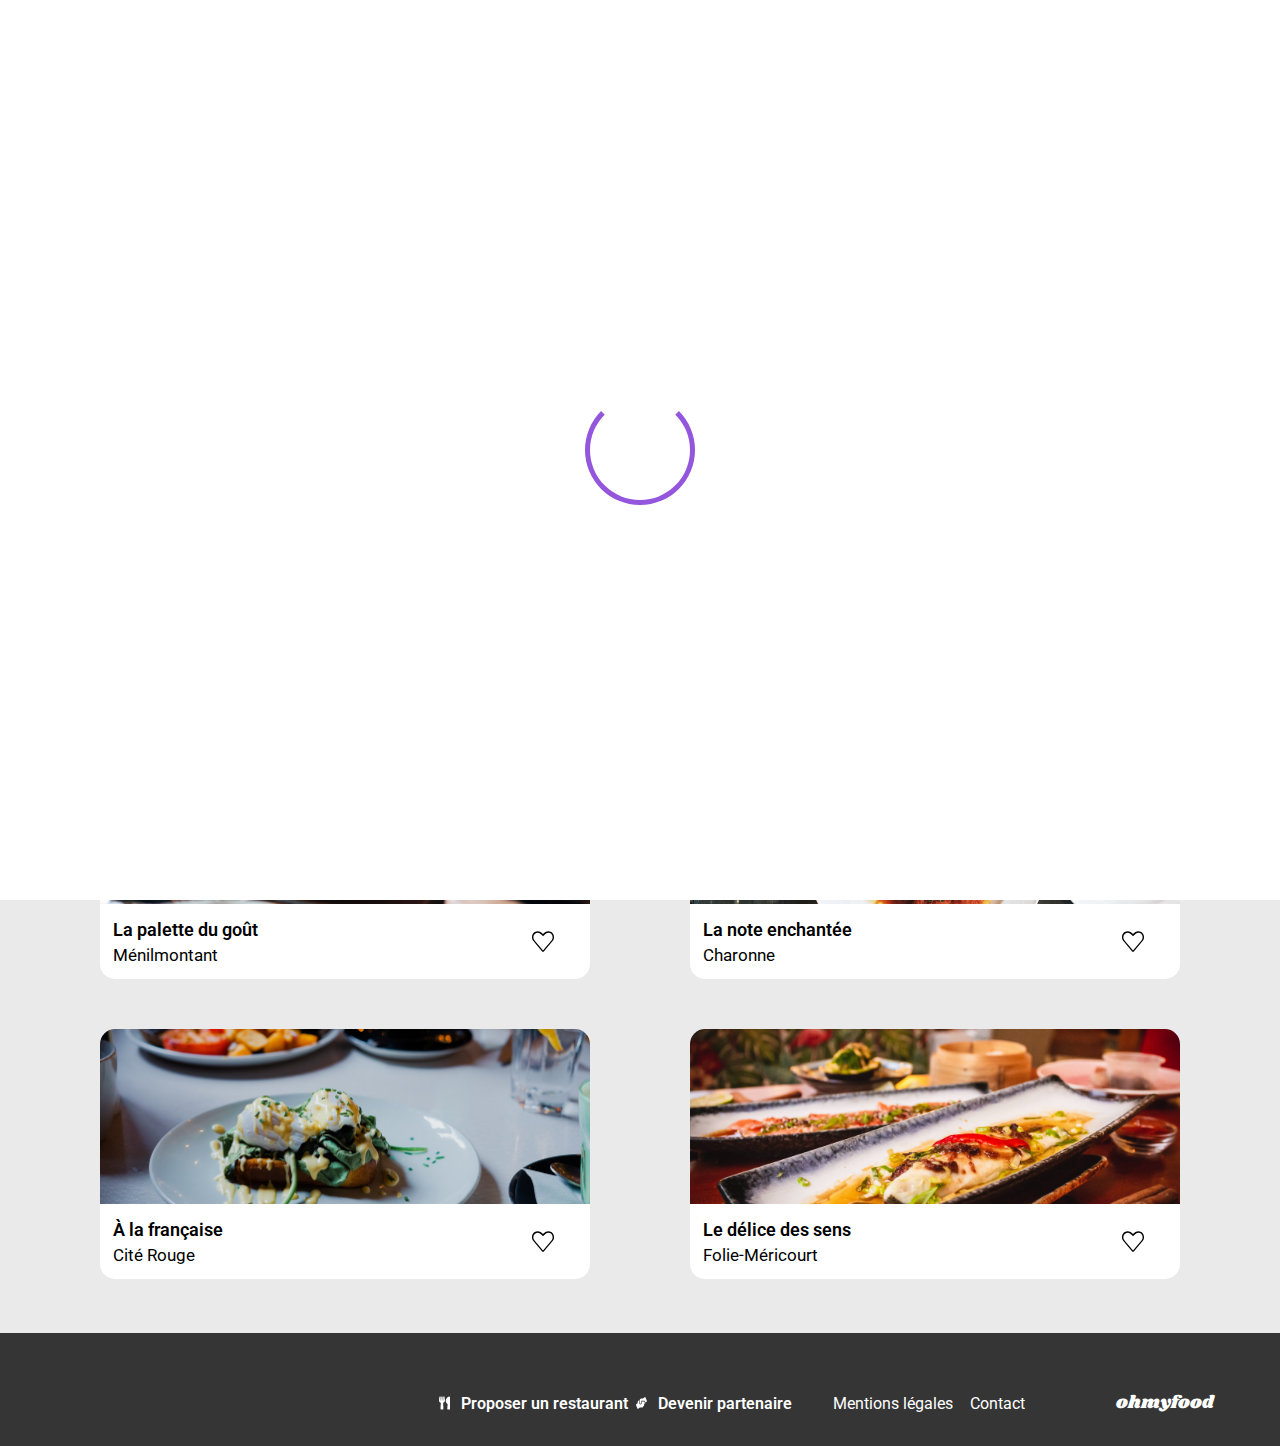
<file: index.html>
<!DOCTYPE html>
<html lang="en">

<head>
    <meta charset="UTF-8">
    <meta name="viewport" content="width=device-width, initial-scale=1.0">
    <title>Ohmyfood!</title>
    <link rel="preconnect" href="https://fonts.googleapis.com">
    <link rel="preconnect" href="https://fonts.gstatic.com" crossorigin>
    <link href="https://fonts.googleapis.com/css2?family=Roboto&display=swap" rel="stylesheet">
    <link href="https://fonts.googleapis.com/css2?family=Shrikhand&display=swap" rel="stylesheet">
    <link rel="stylesheet" href="./assets/css/index.css">
</head>

<body>
    <header class="header">
        <img src="./assets/images/logo/ohmyfood@2x.svg" alt="Logo">
    </header>
    <main>
        <section class="Location__div">
            <img src="./assets/images/Location__logo.svg" alt="Location__logo" class="Location__logo">
            <h2 class="Location__text">Paris, Belleville</h2>
        </section>
        <section class="introduction__div">
            <h1 class="introduction__title">Réservez le menu qui vous convient</h1>
            <span class="introduction__description">Découvrez des restaurants d'exception, sélectionnés par nos soins.
            </span>
            <button class="introduction__button">Explorer nos restaurants</button>
        </section>
        <section class="functioning__div">
            <h2 class="functioning__title">Fonctionnement</h2>
            <div class="functioning__section">
                <div class="functioning__bar">
                    <div class="functioning__content">
                        <div class="functioning__circle">
                            <span class="functioning__number">1</span>
                        </div>
                        <img src="./assets/images/mobile__logo.svg" alt="mobile__logo" class="functioning__logo">
                        <span class="functioning__description">Choisissez un restaurant</span>
                    </div>
                </div>
                <div class="functioning__bar">
                    <div class="functioning__content">
                        <div class="functioning__circle">
                            <span class="functioning__number">2</span>
                        </div>
                        <img src="./assets/images/list__logo.svg" alt="list__logo" class="functioning__logo">
                        <span class="functioning__description">Composez votre menu</span>
                    </div>
                </div>
                <div class="functioning__bar">
                    <div class="functioning__content">
                        <div class="functioning__circle">
                            <span class="functioning__number">3</span>
                        </div>
                        <img src="./assets/images/store__logo.svg" alt="store__logo" class="functioning__logo">
                        <span class="functioning__description">Dégustez au restaurant</span>
                    </div>
                </div>
            </div>
        </section>
        <section class="restaurants__div">
            <h2 class="restaurants__title">Restaurants</h2>
            <div class="restaurants__section">
                <a href="./assets/restaurants/La_palette_de_gout.html">
                    <div class="restaurants__card">
                        <img src="./assets/images/restaurants/jay-wennington-N_Y88TWmGwA-unsplash.jpg" alt=""
                            class="restaurants__img">
                        <div class="restaurants__div--new">
                            <span class="restaurants__title--new">Nouveau</span>
                        </div>
                        <div class="restaurants__card--bottom">
                            <div class="restaurants__card--info">
                                <span class="restaurants__card--title">La palette du goût</span>
                                <span class="restaurants__card--location">Ménilmontant</span>
                            </div>
                            <div class="Like__btn"></div>
                        </div>
                    </div>
                </a>
                <a href="./assets/restaurants/La_note_enchantee.html">
                    <div class="restaurants__card">
                        <img src="./assets/images/restaurants/stil-u2Lp8tXIcjw-unsplash.jpg" alt=""
                            class="restaurants__img">
                        <div class="restaurants__div--new">
                            <span class="restaurants__title--new">Nouveau</span>
                        </div>
                        <div class="restaurants__card--bottom">
                            <div class="restaurants__card--info">
                                <span class="restaurants__card--title">La note enchantée</span>
                                <span class="restaurants__card--location">Charonne</span>
                            </div>
                            <div class="Like__btn"></div>
                        </div>
                    </div>
                </a>
                <a href="./assets/restaurants/A_la_francaise.html">
                    <div class="restaurants__card">
                        <img src="./assets/images/restaurants/toa-heftiba-DQKerTsQwi0-unsplash.jpg" alt=""
                            class="restaurants__img">
                        <div class="restaurants__card--bottom">
                            <div class="restaurants__card--info">
                                <span class="restaurants__card--title">À la française</span>
                                <span class="restaurants__card--location">Cité Rouge</span>
                            </div>
                            <div class="Like__btn"></div>
                        </div>
                    </div>
                </a>
                <a href="./assets/restaurants/Le_delice_des_sens.html">
                    <div class="restaurants__card">
                        <img src="./assets/images/restaurants/louis-hansel-shotsoflouis-qNBGVyOCY8Q-unsplash.jpg" alt=""
                            class="restaurants__img">
                        <div class="restaurants__card--bottom">
                            <div class="restaurants__card--info">
                                <span class="restaurants__card--title">Le délice des sens</span>
                                <span class="restaurants__card--location">Folie-Méricourt</span>
                            </div>
                            <div class="Like__btn"></div>
                        </div>
                    </div>
                </a>
            </div>
        </section>
        <div class="loader">
            <div class="circle"></div>
        </div>
    </main>
    <footer class="footer">
        <h2 class="footer__logo">ohmyfood</h2>
        <div class="footer__info">
            <div class="footer__div">
                <img src="./assets/images/Fork.svg" alt="" class="footer__div--logo">
                <span class="footer__text">Proposer un restaurant</span>
            </div>
            <div class="footer__div">
                <img src="./assets/images/Shaking__hand.svg" alt="" class="footer__div--logo">
                <span class="footer__text">Devenir partenaire</span>
            </div>
            <span class="footer__text">Mentions légales</span>
            <span class="footer__text">Contact</span>
        </div>
    </footer>
</body>

</html>
</file>
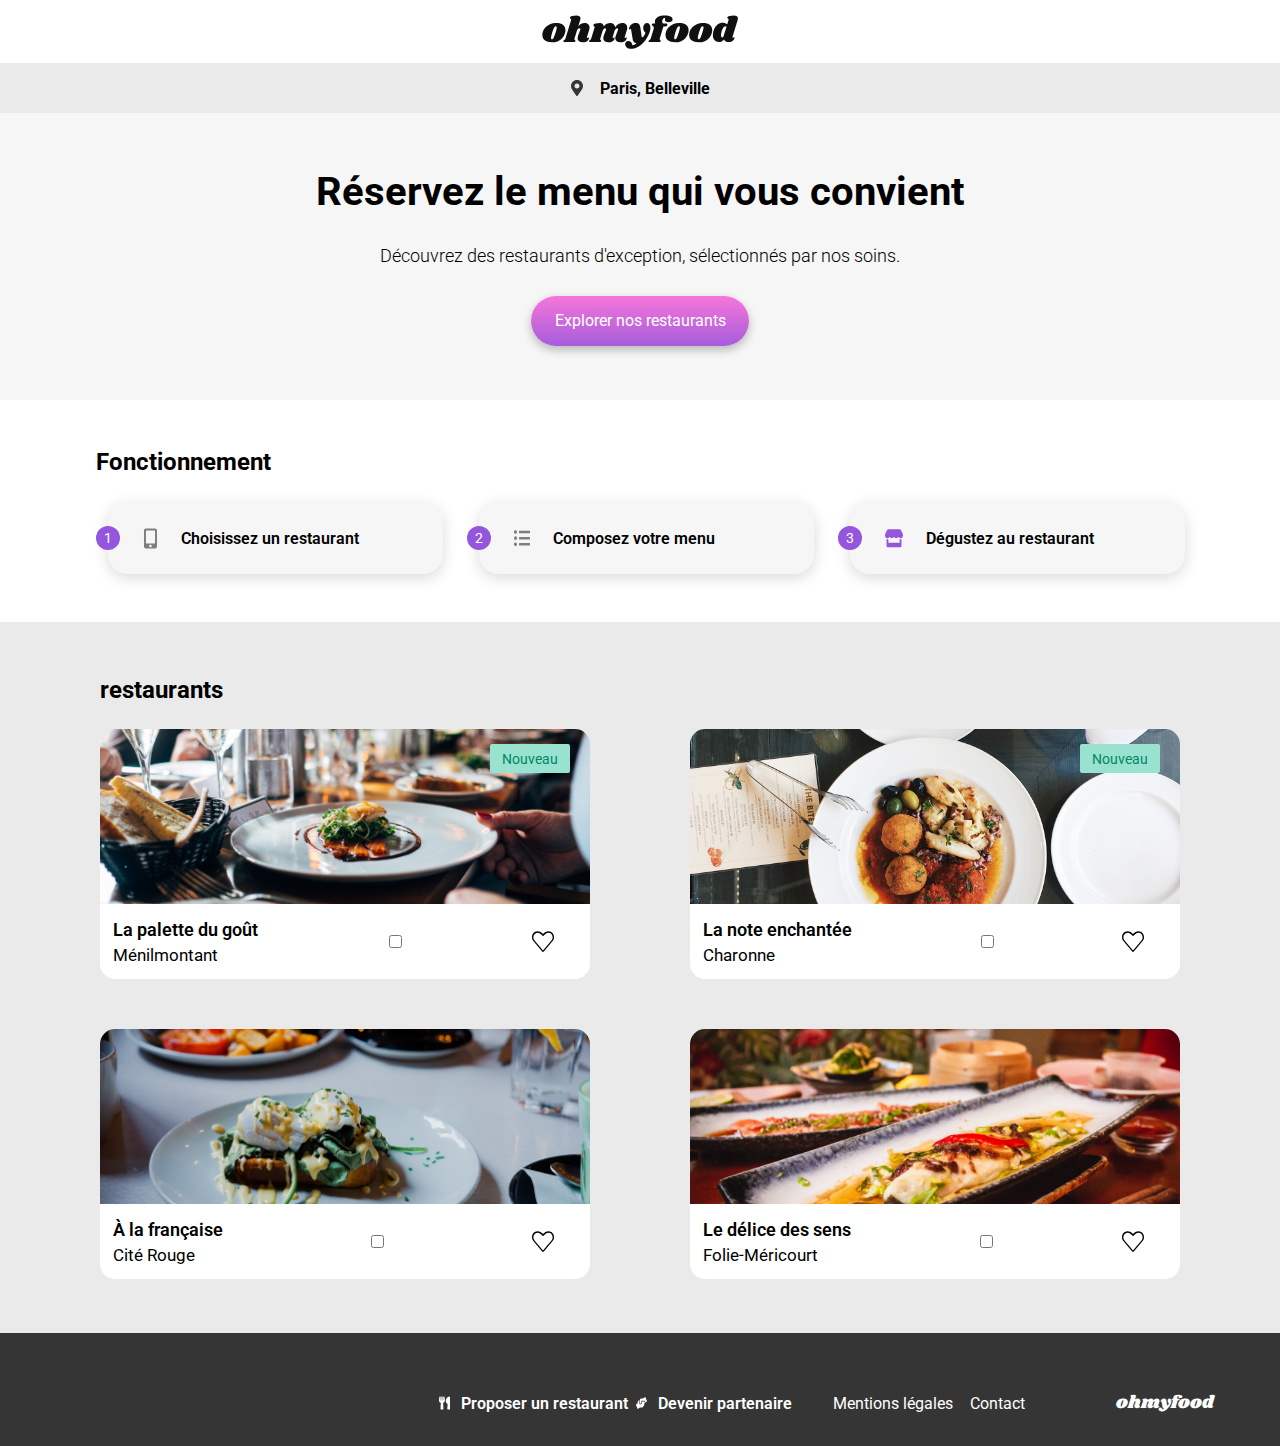
<file: assets/index.html>
<!DOCTYPE html>
<html lang="en">

<head>
    <meta charset="UTF-8">
    <meta name="viewport" content="width=device-width, initial-scale=1.0">
    <title>Ohmyfood!</title>
    <link rel="preconnect" href="https://fonts.googleapis.com">
    <link rel="preconnect" href="https://fonts.gstatic.com" crossorigin>
    <link href="https://fonts.googleapis.com/css2?family=Roboto&display=swap" rel="stylesheet">
    <link href="https://fonts.googleapis.com/css2?family=Shrikhand&display=swap" rel="stylesheet">
    <link rel="stylesheet" href="./css/index.css">
</head>

<body>
    <header class="header">
        <img src="./images/logo/ohmyfood@2x.svg" alt="Logo">
    </header>
    <main>
        <section class="Location__div">
            <img src="./images/Location__logo.svg" alt="Location__logo" class="Location__logo">
            <h2 class="Location__text">Paris, Belleville</h2>
        </section>
        <section class="introduction__div">
            <h1 class="introduction__title">Réservez le menu qui vous convient</h1>
            <span class="introduction__description">Découvrez des restaurants d'exception, sélectionnés par nos soins.
            </span>
            <button class="introduction__button">Explorer nos restaurants</button>
        </section>
        <section class="functioning__div">
            <h2 class="functioning__title">Fonctionnement</h2>
            <div class="functioning__section">
                <div class="functioning__bar">
                    <div class="functioning__content">
                        <div class="functioning__circle">
                            <span class="functioning__number">1</span>
                        </div>
                        <img src="./images/mobile__logo.svg" alt="mobile__logo" class="functioning__logo">
                        <span class="functioning__description">Choisissez un restaurant</span>
                    </div>
                </div>
                <div class="functioning__bar">
                    <div class="functioning__content">
                        <div class="functioning__circle">
                            <span class="functioning__number">2</span>
                        </div>
                        <img src="./images/list__logo.svg" alt="list__logo" class="functioning__logo">
                        <span class="functioning__description">Composez votre menu</span>
                    </div>
                </div>
                <div class="functioning__bar">
                    <div class="functioning__content">
                        <div class="functioning__circle">
                            <span class="functioning__number">3</span>
                        </div>
                        <img src="./images/store__logo.svg" alt="store__logo" class="functioning__logo">
                        <span class="functioning__description">Dégustez au restaurant</span>
                    </div>
                </div>
            </div>
        </section>
        <section class="restaurants__div">
            <h2 class="restaurants__title">restaurants</h2>
            <div class="restaurants__section">
                <a href="./restaurants/La_palette_de_gout.html">
                    <div class="restaurants__card">
                        <img src="./images/restaurants/jay-wennington-N_Y88TWmGwA-unsplash.jpg" alt=""
                            class="restaurants__img">
                        <div class="restaurants__div--new">
                            <span class="restaurants__title--new">Nouveau</span>
                        </div>
                        <div class="restaurants__card--bottom">
                            <div class="restaurants__card--info">
                                <span class="restaurants__card--title">La palette du goût</span>
                                <span class="restaurants__card--location">Ménilmontant</span>
                            </div>
                            <input type="checkbox" id="Like__control">
                            <label for="Like__control" class="Like__btn"></label>
                        </div>
                    </div>
                </a>
                <a href="./restaurants/La_note_enchantee.html">
                    <div class="restaurants__card">
                        <img src="./images/restaurants/stil-u2Lp8tXIcjw-unsplash.jpg" alt="" class="restaurants__img">
                        <div class="restaurants__div--new">
                            <span class="restaurants__title--new">Nouveau</span>
                        </div>
                        <div class="restaurants__card--bottom">
                            <div class="restaurants__card--info">
                                <span class="restaurants__card--title">La note enchantée</span>
                                <span class="restaurants__card--location">Charonne</span>
                            </div>
                            <input type="checkbox" id="Like__control1">
                            <label for="Like__control1" class="Like__btn"></label>
                        </div>
                    </div>
                </a>
                <a href="./restaurants/A_la_francaise.html">
                    <div class="restaurants__card">
                        <img src="./images/restaurants/toa-heftiba-DQKerTsQwi0-unsplash.jpg" alt=""
                            class="restaurants__img">
                        <div class="restaurants__card--bottom">
                            <div class="restaurants__card--info">
                                <span class="restaurants__card--title">À la française</span>
                                <span class="restaurants__card--location">Cité Rouge</span>
                            </div>
                            <input type="checkbox" id="Like__control2">
                            <label for="Like__control2" class="Like__btn"></label>
                        </div>
                    </div>
                </a>
                <a href="./restaurants/Le_delice_des_sens.html">
                    <div class="restaurants__card">
                        <img src="./images/restaurants/louis-hansel-shotsoflouis-qNBGVyOCY8Q-unsplash.jpg" alt=""
                            class="restaurants__img">
                        <div class="restaurants__card--bottom">
                            <div class="restaurants__card--info">
                                <span class="restaurants__card--title">Le délice des sens</span>
                                <span class="restaurants__card--location">Folie-Méricourt</span>
                            </div>
                            <input type="checkbox" id="Like__control3">
                            <label for="Like__control3" class="Like__btn"></label>
                        </div>
                    </div>
                </a>
            </div>
        </section>
    </main>
    <footer class="footer">
        <h2 class="footer__logo">ohmyfood</h2>
        <div class="footer__info">
            <div class="footer__div">
                <img src="./images/Fork.svg" alt="" class="footer__div--logo">
                <span class="footer__text">Proposer un restaurant</span>
            </div>
            <div class="footer__div">
                <img src="./images/Shaking__hand.svg" alt="" class="footer__div--logo">
                <span class="footer__text">Devenir partenaire</span>
            </div>
            <span class="footer__text">Mentions légales</span>
            <span class="footer__text">Contact</span>
        </div>
    </footer>
</body>

</html>
</file>
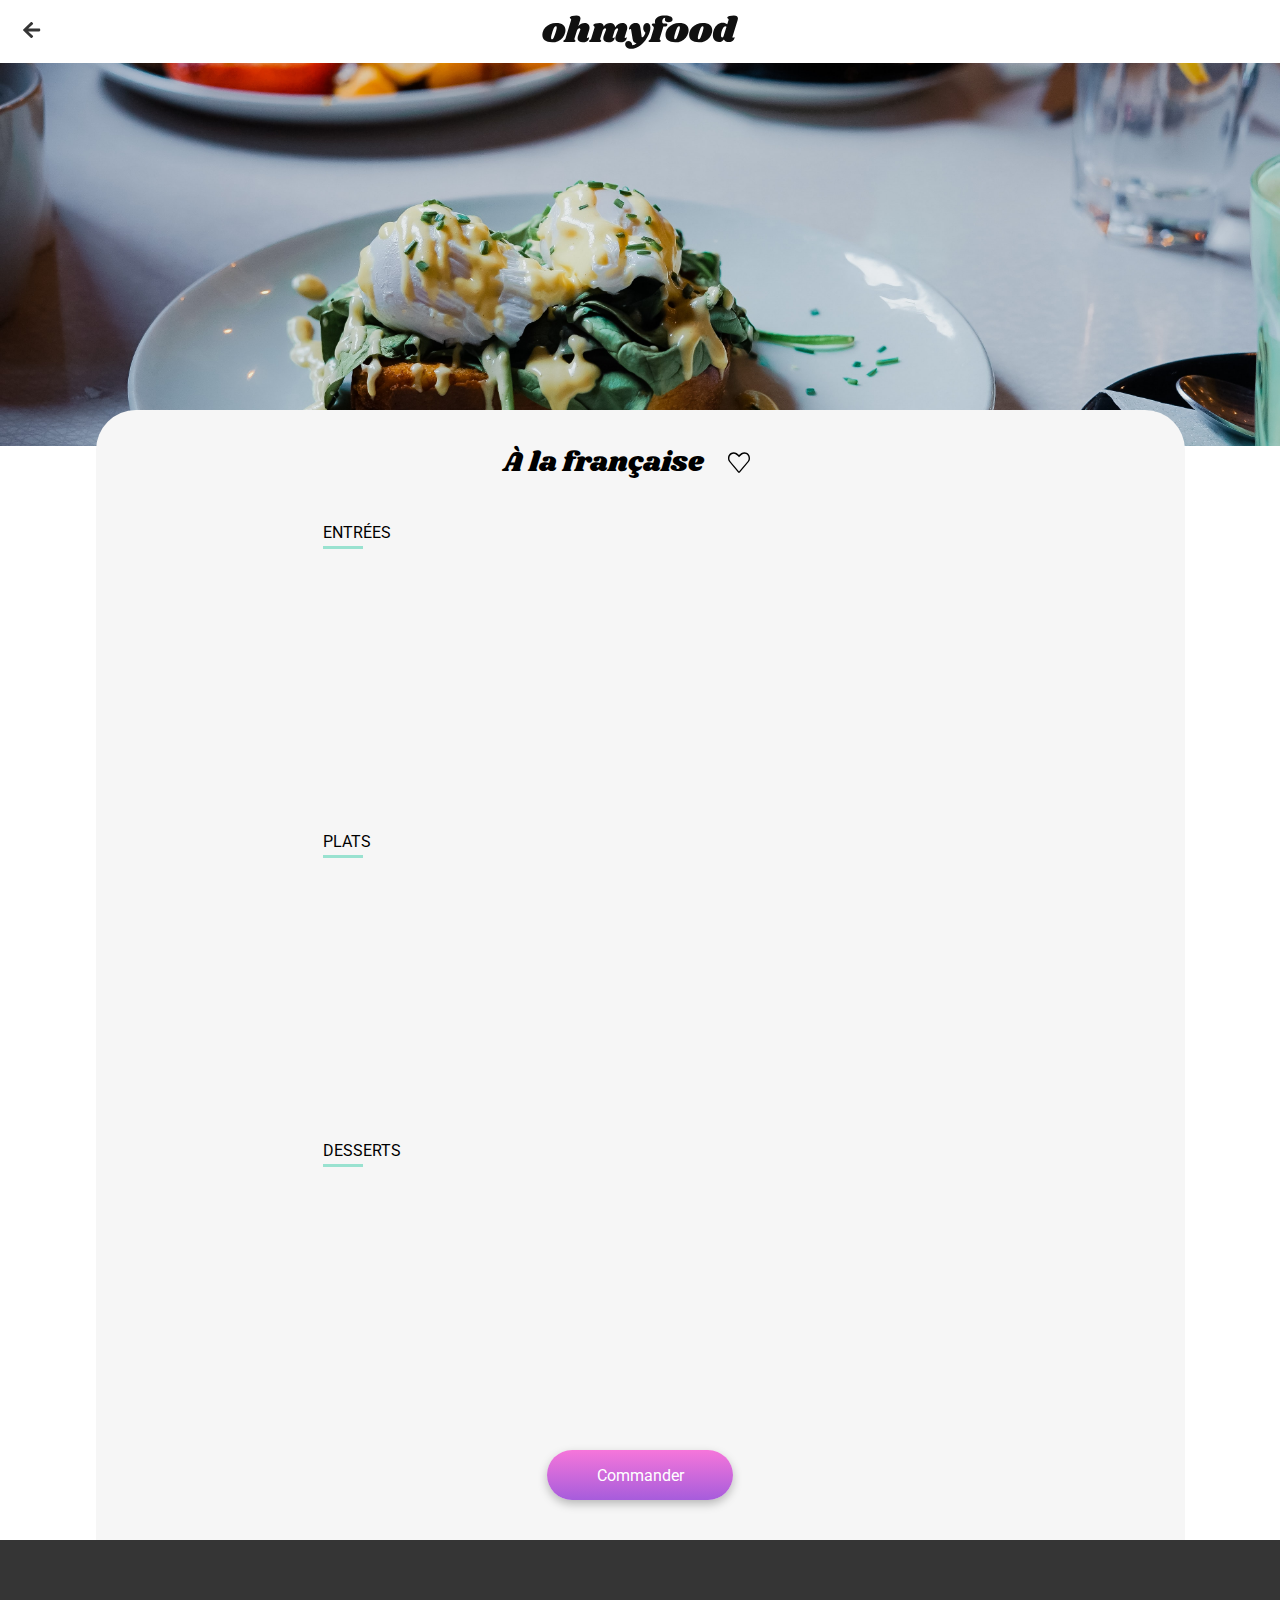
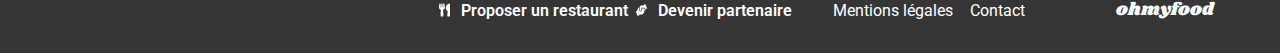
<file: assets/restaurants/A_la_francaise.html>
<!DOCTYPE html>
<html lang="en">

<head>
    <meta charset="UTF-8">
    <meta name="viewport" content="width=device-width, initial-scale=1.0">
    <title>Ohmyfood!</title>
    <link rel="preconnect" href="https://fonts.googleapis.com">
    <link rel="preconnect" href="https://fonts.gstatic.com" crossorigin>
    <link href="https://fonts.googleapis.com/css2?family=Roboto&display=swap" rel="stylesheet">
    <link href="https://fonts.googleapis.com/css2?family=Shrikhand&display=swap" rel="stylesheet">
    <link rel="stylesheet" href="../css/index.css">
</head>

<body>
    <header class="header">
        <a href="../../index.html" class="GoBack__href">
            <img src="../images/GoBack.svg" alt="GoBack" class="GoBack__logo">
        </a>
        <img src="../images/logo/ohmyfood@2x.svg" alt="Logo" class="Logo">
    </header>
    <main>
        <img src="../images/restaurants/toa-heftiba-DQKerTsQwi0-unsplash.jpg" alt="" class="Menu__img">
        <section class="Menu__div">
            <div class="Menu__topbar">
                <h1 class="Menu__title">À la française</h1>
                <div class="Like__btn"></div>
            </div>
            <div class="Meal__div">
                <h2 class="Meal__title">ENTRÉES</h2>
                <div class="Green__line"></div>
                    <div class="Meal__info">
                        <div class="Meal__description">
                            <span class="Meal__name">Tartare de poulpe acidulé</span>
                            <span class="Meal__ingredient">Aux zestes d'orange</span>
                        </div>
                        <span class="Meal__price">25€</span>
                        <div class="Check__div">
                            <img src="../images/Check.svg" alt="Check__logo" class="Check__logo">
                        </div>
                    </div>
                    <div class="Meal__info">
                        <div class="Meal__description">
                            <span class="Meal__name">Velouté de légumes d'antan</span>
                            <span class="Meal__ingredient">Carotte, panais, topinambour</span>
                        </div>
                        <span class="Meal__price">35€</span>
                        <div class="Check__div">
                            <img src="../images/Check.svg" alt="Check__logo" class="Check__logo">
                        </div>
                    </div>
                    <div class="Meal__info">
                        <div class="Meal__description">
                            <span class="Meal__name">Soupe à l'oignon</span>
                            <span class="Meal__ingredient">Revisitée</span>
                        </div>
                        <span class="Meal__price">20€</span>
                        <div class="Check__div">
                            <img src="../images/Check.svg" alt="Check__logo" class="Check__logo">
                        </div>
                    </div>
            </div>
            <div class="Meal__div">
                <h2 class="Meal__title">PLATS</h2>
                <div class="Green__line"></div>
                    <div class="Meal__info--2">
                        <div class="Meal__description">
                            <span class="Meal__name">Coquilles Saint-Jacques</span>
                            <span class="Meal__ingredient">Accompagnées d'une purée de panais</span>
                        </div>
                        <span class="Meal__price">40€</span>
                        <div class="Check__div">
                            <img src="../images/Check.svg" alt="Check__logo" class="Check__logo">
                        </div>
                    </div>
                    <div class="Meal__info--2">
                        <div class="Meal__description">
                            <span class="Meal__name">Magret de canard</span>
                            <span class="Meal__ingredient">Et parmentier de pommes de terre</span>
                        </div>
                        <span class="Meal__price">35€</span>
                        <div class="Check__div">
                            <img src="../images/Check.svg" alt="Check__logo" class="Check__logo">
                        </div>
                    </div>
                    <div class="Meal__info--2">
                        <div class="Meal__description">
                            <span class="Meal__name">Pigeonneau d'Ille-et-Vilaine</span>
                            <span class="Meal__ingredient">Sur son lit de gnocchis aux légumes</span>
                        </div>
                        <span class="Meal__price">44€</span>
                        <div class="Check__div">
                            <img src="../images/Check.svg" alt="Check__logo" class="Check__logo">
                        </div>
                    </div>
            </div>
            <div class="Meal__div">
                <h2 class="Meal__title">DESSERTS</h2>
                <div class="Green__line"></div>
                    <div class="Meal__info--3">
                        <div class="Meal__description">
                            <span class="Meal__name">Pétales de violettes glacés</span>
                            <span class="Meal__ingredient">Et purée de noisettes</span>
                        </div>
                        <span class="Meal__price">18€</span>
                        <div class="Check__div">
                            <img src="../images/Check.svg" alt="Check__logo" class="Check__logo">
                        </div>
                    </div>
                    <div class="Meal__info--3">
                        <div class="Meal__description">
                            <span class="Meal__name">Fondant au chocolat</span>
                            <span class="Meal__ingredient">Revisité</span>
                        </div>
                        <span class="Meal__price">22€</span>
                        <div class="Check__div">
                            <img src="../images/Check.svg" alt="Check__logo" class="Check__logo">
                        </div>
                    </div>
                    <div class="Meal__info--3">
                        <div class="Meal__description">
                            <span class="Meal__name">Millefeuille croustillant</span>
                            <span class="Meal__ingredient">Myrtilles et pâte d'amande</span>
                        </div>
                        <span class="Meal__price">23€</span>
                        <div class="Check__div">
                            <img src="../images/Check.svg" alt="Check__logo" class="Check__logo">
                        </div>
                    </div>
            </div>
            <button class="order__btn">Commander</button>
        </section>
    </main>
    <footer class="footer">
        <h2 class="footer__logo">ohmyfood</h2>
        <div class="footer__info">
            <div class="footer__div">
                <img src="../images/Fork.svg" alt="" class="footer__div--logo">
                <span class="footer__text">Proposer un restaurant</span>
            </div>
            <div class="footer__div">
                <img src="../images/Shaking__hand.svg" alt="" class="footer__div--logo">
                <span class="footer__text">Devenir partenaire</span>
            </div>
            <span class="footer__text">Mentions légales</span>
            <span class="footer__text">Contact</span>
        </div>
    </footer>
</body>

</html>
</file>
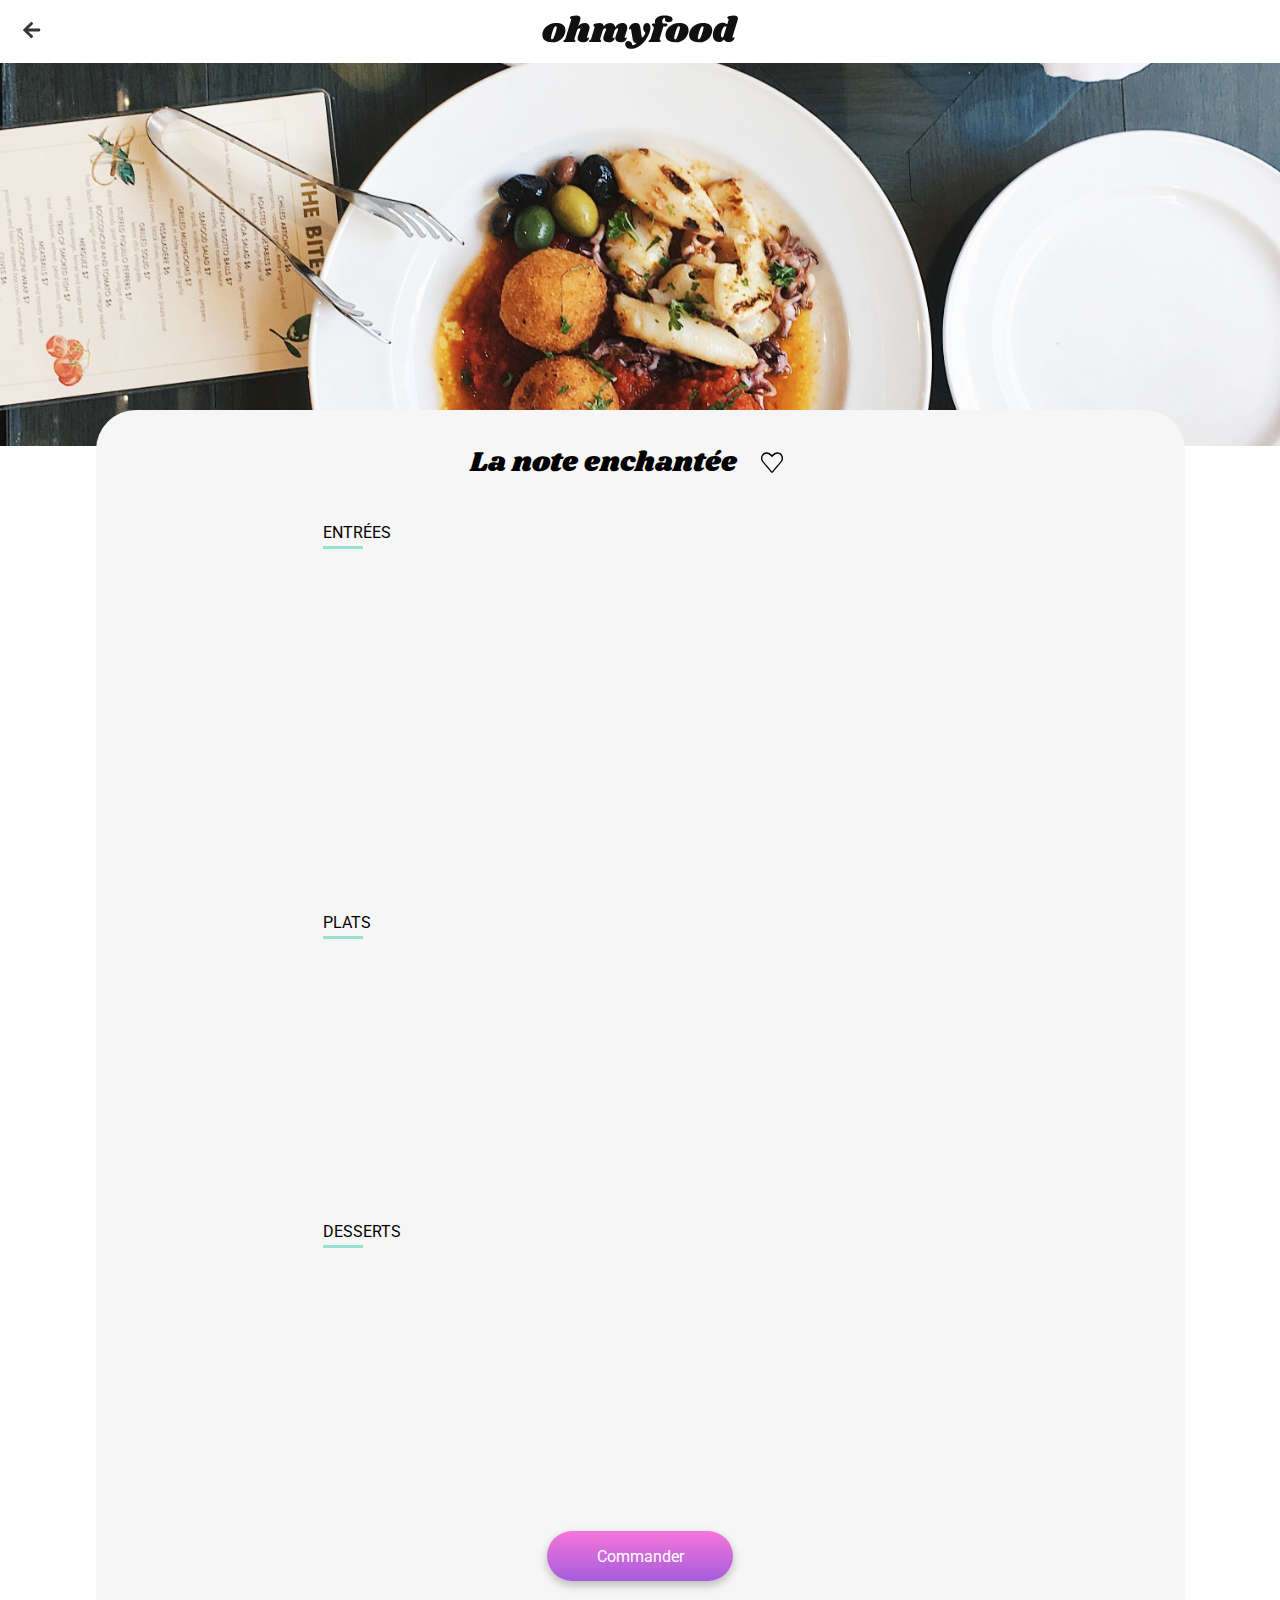
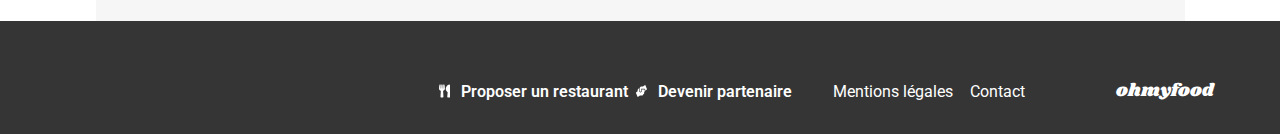
<file: assets/restaurants/La_note_enchantee.html>
<!DOCTYPE html>
<html lang="en">

<head>
    <meta charset="UTF-8">
    <meta name="viewport" content="width=device-width, initial-scale=1.0">
    <title>Ohmyfood!</title>
    <link rel="preconnect" href="https://fonts.googleapis.com">
    <link rel="preconnect" href="https://fonts.gstatic.com" crossorigin>
    <link href="https://fonts.googleapis.com/css2?family=Roboto&display=swap" rel="stylesheet">
    <link href="https://fonts.googleapis.com/css2?family=Shrikhand&display=swap" rel="stylesheet">
    <link rel="stylesheet" href="../css/index.css">
</head>

<body>
    <header class="header">
        <a href="../../index.html" class="GoBack__href">
            <img src="../images/GoBack.svg" alt="GoBack" class="GoBack__logo">
        </a>
        <img src="../images/logo/ohmyfood@2x.svg" alt="Logo" class="Logo">
    </header>
    <main>
        <img src="../images/restaurants/stil-u2Lp8tXIcjw-unsplash.jpg" alt="" class="Menu__img">
        <section class="Menu__div">
            <div class="Menu__topbar">
                <h1 class="Menu__title">La note enchantée</h1>
                <div class="Like__btn"></div>
            </div>
            <div class="Meal__div">
                <h2 class="Meal__title">ENTRÉES</h2>
                <div class="Green__line"></div>
                <div class="Meal__info">
                    <div class="Meal__description">
                        <span class="Meal__name">Ravioles de foie gras</span>
                        <span class="Meal__ingredient">Accompagnées de leur crème à la truffe</span>
                    </div>
                    <span class="Meal__price">25€</span>
                    <div class="Check__div">
                        <img src="../images/Check.svg" alt="Check__logo" class="Check__logo">
                    </div>
                </div>
                <div class="Meal__info">
                    <div class="Meal__description">
                        <span class="Meal__name">Caviar osciètre</span>
                        <span class="Meal__ingredient">Sur blini à la farine de blé noir</span>
                    </div>
                    <span class="Meal__price">35€</span>
                    <div class="Check__div">
                        <img src="../images/Check.svg" alt="Check__logo" class="Check__logo">
                    </div>
                </div>
                <div class="Meal__info">
                    <div class="Meal__description">
                        <span class="Meal__name">Homard et espuma de potiron</span>
                        <span class="Meal__ingredient">Marinés aux zestes d'orange</span>
                    </div>
                    <span class="Meal__price">20€</span>
                    <div class="Check__div">
                        <img src="../images/Check.svg" alt="Check__logo" class="Check__logo">
                    </div>
                </div>
                <div class="Meal__info">
                    <div class="Meal__description">
                        <span class="Meal__name">Foie gras de canard cuit entier</span>
                        <span class="Meal__ingredient">Confiture de figue et pain toasté</span>
                    </div>
                    <span class="Meal__price">35€</span>
                    <div class="Check__div">
                        <img src="../images/Check.svg" alt="Check__logo" class="Check__logo">
                    </div>
                </div>
            </div>
            <div class="Meal__div">
                <h2 class="Meal__title">PLATS</h2>
                <div class="Green__line"></div>
                <div class="Meal__info--2">
                    <div class="Meal__description">
                        <span class="Meal__name">Noix de coquilles Saint-Jacques</span>
                        <span class="Meal__ingredient">Sur lit de purée de céleri-rave</span>
                    </div>
                    <span class="Meal__price">40€</span>
                    <div class="Check__div">
                        <img src="../images/Check.svg" alt="Check__logo" class="Check__logo">
                    </div>
                </div>
                <div class="Meal__info--2">
                    <div class="Meal__description">
                        <span class="Meal__name">Langoustine poêlée</span>
                        <span class="Meal__ingredient">Purée de patate douce</span>
                    </div>
                    <span class="Meal__price">35€</span>
                    <div class="Check__div">
                        <img src="../images/Check.svg" alt="Check__logo" class="Check__logo">
                    </div>
                </div>
                <div class="Meal__info--2">
                    <div class="Meal__description">
                        <span class="Meal__name">Mijoté de queue de bœuf</span>
                        <span class="Meal__ingredient">Et riz sauvage aux zestes de citron</span>
                    </div>
                    <span class="Meal__price">45€</span>
                    <div class="Check__div">
                        <img src="../images/Check.svg" alt="Check__logo" class="Check__logo">
                    </div>
                </div>
            </div>
            <div class="Meal__div">
                <h2 class="Meal__title">DESSERTS</h2>
                <div class="Green__line"></div>
                <div class="Meal__info--3">
                    <div class="Meal__description">
                        <span class="Meal__name">Macaron noisette et chocolat</span>
                        <span class="Meal__ingredient">Glace au caramel brun et sel de Guérande</span>
                    </div>
                    <span class="Meal__price">18€</span>
                    <div class="Check__div">
                        <img src="../images/Check.svg" alt="Check__logo" class="Check__logo">
                    </div>
                </div>
                <div class="Meal__info--3">
                    <div class="Meal__description">
                        <span class="Meal__name">Baba au rhum revisité</span>
                        <span class="Meal__ingredient">Avec son coulis de citron</span>
                    </div>
                    <span class="Meal__price">22€</span>
                    <div class="Check__div">
                        <img src="../images/Check.svg" alt="Check__logo" class="Check__logo">
                    </div>
                </div>
                <div class="Meal__info--3">
                    <div class="Meal__description">
                        <span class="Meal__name">Tarte au citron meringuée</span>
                        <span class="Meal__ingredient">Déstructurée</span>
                    </div>
                    <span class="Meal__price">23€</span>
                    <div class="Check__div">
                        <img src="../images/Check.svg" alt="Check__logo" class="Check__logo">
                    </div>
                </div>
            </div>
            <button class="order__btn">Commander</button>
        </section>
    </main>
    <footer class="footer">
        <h2 class="footer__logo">ohmyfood</h2>
        <div class="footer__info">
            <div class="footer__div">
                <img src="../images/Fork.svg" alt="" class="footer__div--logo">
                <span class="footer__text">Proposer un restaurant</span>
            </div>
            <div class="footer__div">
                <img src="../images/Shaking__hand.svg" alt="" class="footer__div--logo">
                <span class="footer__text">Devenir partenaire</span>
            </div>
            <span class="footer__text">Mentions légales</span>
            <span class="footer__text">Contact</span>
        </div>
    </footer>
</body>

</html>
</file>
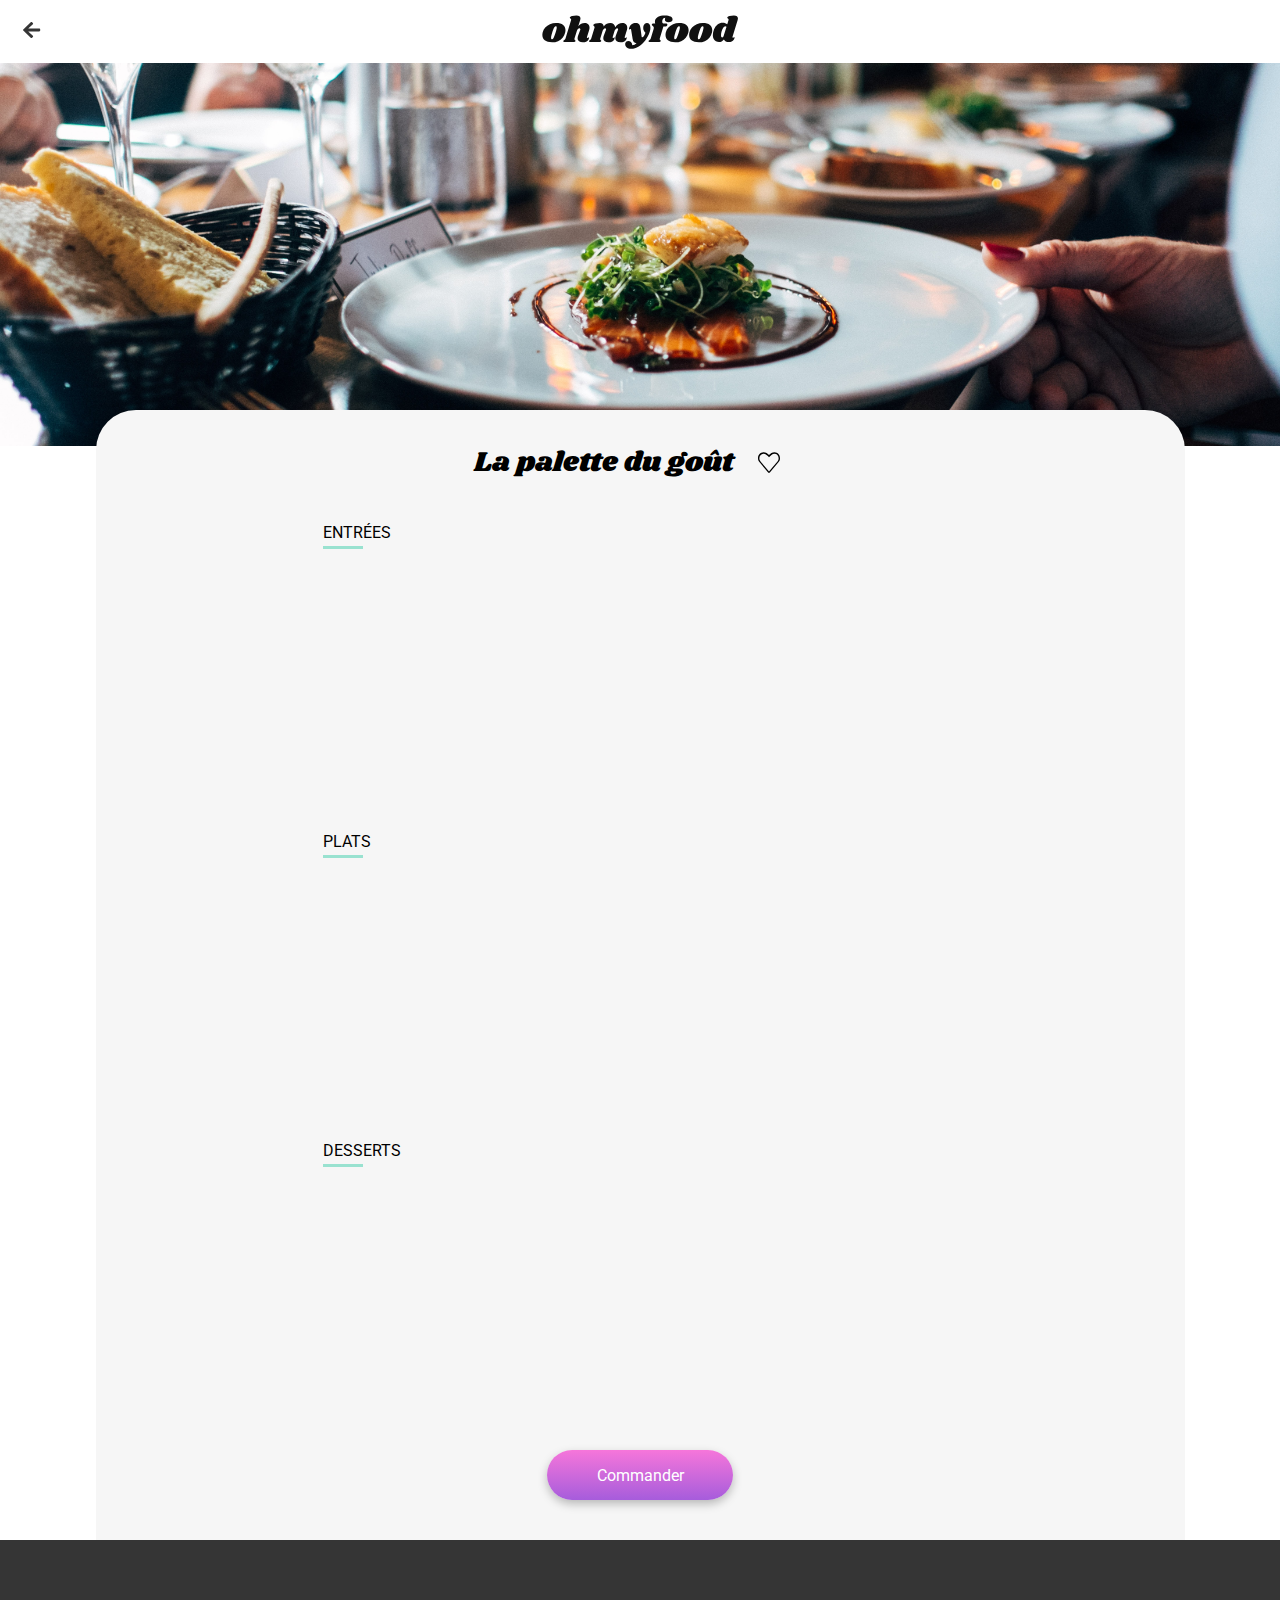
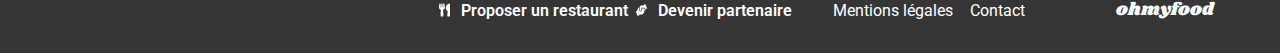
<file: assets/restaurants/La_palette_de_gout.html>
<!DOCTYPE html>
<html lang="en">

<head>
    <meta charset="UTF-8">
    <meta name="viewport" content="width=device-width, initial-scale=1.0">
    <title>Ohmyfood!</title>
    <link rel="preconnect" href="https://fonts.googleapis.com">
    <link rel="preconnect" href="https://fonts.gstatic.com" crossorigin>
    <link href="https://fonts.googleapis.com/css2?family=Roboto&display=swap" rel="stylesheet">
    <link href="https://fonts.googleapis.com/css2?family=Shrikhand&display=swap" rel="stylesheet">
    <link rel="stylesheet" href="../css/index.css">
</head>

<body>
    <header class="header">
        <a href="../../index.html" class="GoBack__href">
            <img src="../images/GoBack.svg" alt="GoBack" class="GoBack__logo">
        </a>
        <img src="../images/logo/ohmyfood@2x.svg" alt="Logo" class="Logo">
    </header>
    <main>
        <img src="../images/restaurants/jay-wennington-N_Y88TWmGwA-unsplash.jpg" alt="" class="Menu__img">
        <div class="Menu__div">
            <div class="Menu__topbar">
                <h1 class="Menu__title">La palette du goût</h1>
                <div class="Like__btn"></div>
            </div>
            <div class="Meal__div">
                <h2 class="Meal__title">ENTRÉES</h2>
                <div class="Green__line"></div>
                <div class="Meal__info">
                    <div class="Meal__description">
                        <span class="Meal__name">Fricassée d'escargots</span>
                        <span class="Meal__ingredient">Au piment d'Espelette</span>
                    </div>
                    <span class="Meal__price">25€</span>
                    <div class="Check__div">
                        <img src="../images/Check.svg" alt="Check__logo" class="Check__logo">
                    </div>
                </div>
                <div class="Meal__info">
                    <div class="Meal__description">
                        <span class="Meal__name">Foie gras de canard mi-cuit</span>
                        <span class="Meal__ingredient">Et ses copeaux de truffe noire</span>
                    </div>
                    <span class="Meal__price">35€</span>
                    <div class="Check__div">
                        <img src="../images/Check.svg" alt="Check__logo" class="Check__logo">
                    </div>
                </div>
                <div class="Meal__info">
                    <div class="Meal__description">
                        <span class="Meal__name">Œuf au plat</span>
                        <span class="Meal__ingredient">Assaisonné à la truffe sur lit de caviar</span>
                    </div>
                    <span class="Meal__price">20€</span>
                    <div class="Check__div">
                        <img src="../images/Check.svg" alt="Check__logo" class="Check__logo">
                    </div>
                </div>
            </div>
            <div class="Meal__div">
                <h2 class="Meal__title">PLATS</h2>
                <div class="Green__line"></div>
                <div class="Meal__info--2">
                    <div class="Meal__description">
                        <span class="Meal__name">Filet de bœuf aux herbes</span>
                        <span class="Meal__ingredient">Accompagné de sa ribambelle de légumes</span>
                    </div>
                    <span class="Meal__price">40€</span>
                    <div class="Check__div">
                        <img src="../images/Check.svg" alt="Check__logo" class="Check__logo">
                    </div>
                </div>
                <div class="Meal__info--2">
                    <div class="Meal__description">
                        <span class="Meal__name">Parmentier de queue de bœuf</span>
                        <span class="Meal__ingredient">À la truffe noire sur sa purée de panais</span>
                    </div>
                    <span class="Meal__price">35€</span>
                    <div class="Check__div">
                        <img src="../images/Check.svg" alt="Check__logo" class="Check__logo">
                    </div>
                </div>
                <div class="Meal__info--2">
                    <div class="Meal__description">
                        <span class="Meal__name">Filet de turbot</span>
                        <span class="Meal__ingredient">Aux agrumes</span>
                    </div>
                    <span class="Meal__price">44€</span>
                    <div class="Check__div">
                        <img src="../images/Check.svg" alt="Check__logo" class="Check__logo">
                    </div>
                </div>
            </div>
            <div class="Meal__div">
                <h2 class="Meal__title">DESSERTS</h2>
                <div class="Green__line"></div>
                <div class="Meal__info--3">
                    <div class="Meal__description">
                        <span class="Meal__name">Paris-Brest</span>
                        <span class="Meal__ingredient">Revisité</span>
                    </div>
                    <span class="Meal__price">18€</span>
                    <div class="Check__div">
                        <img src="../images/Check.svg" alt="Check__logo" class="Check__logo">
                    </div>
                </div>
                <div class="Meal__info--3">
                    <div class="Meal__description">
                        <span class="Meal__name">Macaron au chocolat d'exception</span>
                        <span class="Meal__ingredient">Et glace à la vanille de Madagascar</span>
                    </div>
                    <span class="Meal__price">22€</span>
                    <div class="Check__div">
                        <img src="../images/Check.svg" alt="Check__logo" class="Check__logo">
                    </div>
                </div>
                <div class="Meal__info--3">
                    <div class="Meal__description">
                        <span class="Meal__name">Mousse au chocolat</span>
                        <span class="Meal__ingredient">Au piment d'Espelette et à la truffe noire</span>
                    </div>
                    <span class="Meal__price">23€</span>
                    <div class="Check__div">
                        <img src="../images/Check.svg" alt="Check__logo" class="Check__logo">
                    </div>
                </div>
            </div>
            <button class="order__btn">Commander</button>
        </div>
    </main>
    <footer class="footer">
        <h2 class="footer__logo">ohmyfood</h2>
        <div class="footer__info">
            <div class="footer__div">
                <img src="../images/Fork.svg" alt="" class="footer__div--logo">
                <span class="footer__text">Proposer un restaurant</span>
            </div>
            <div class="footer__div">
                <img src="../images/Shaking__hand.svg" alt="" class="footer__div--logo">
                <span class="footer__text">Devenir partenaire</span>
            </div>
            <span class="footer__text">Mentions légales</span>
            <span class="footer__text">Contact</span>
        </div>
    </footer>
</body>

</html>
</file>
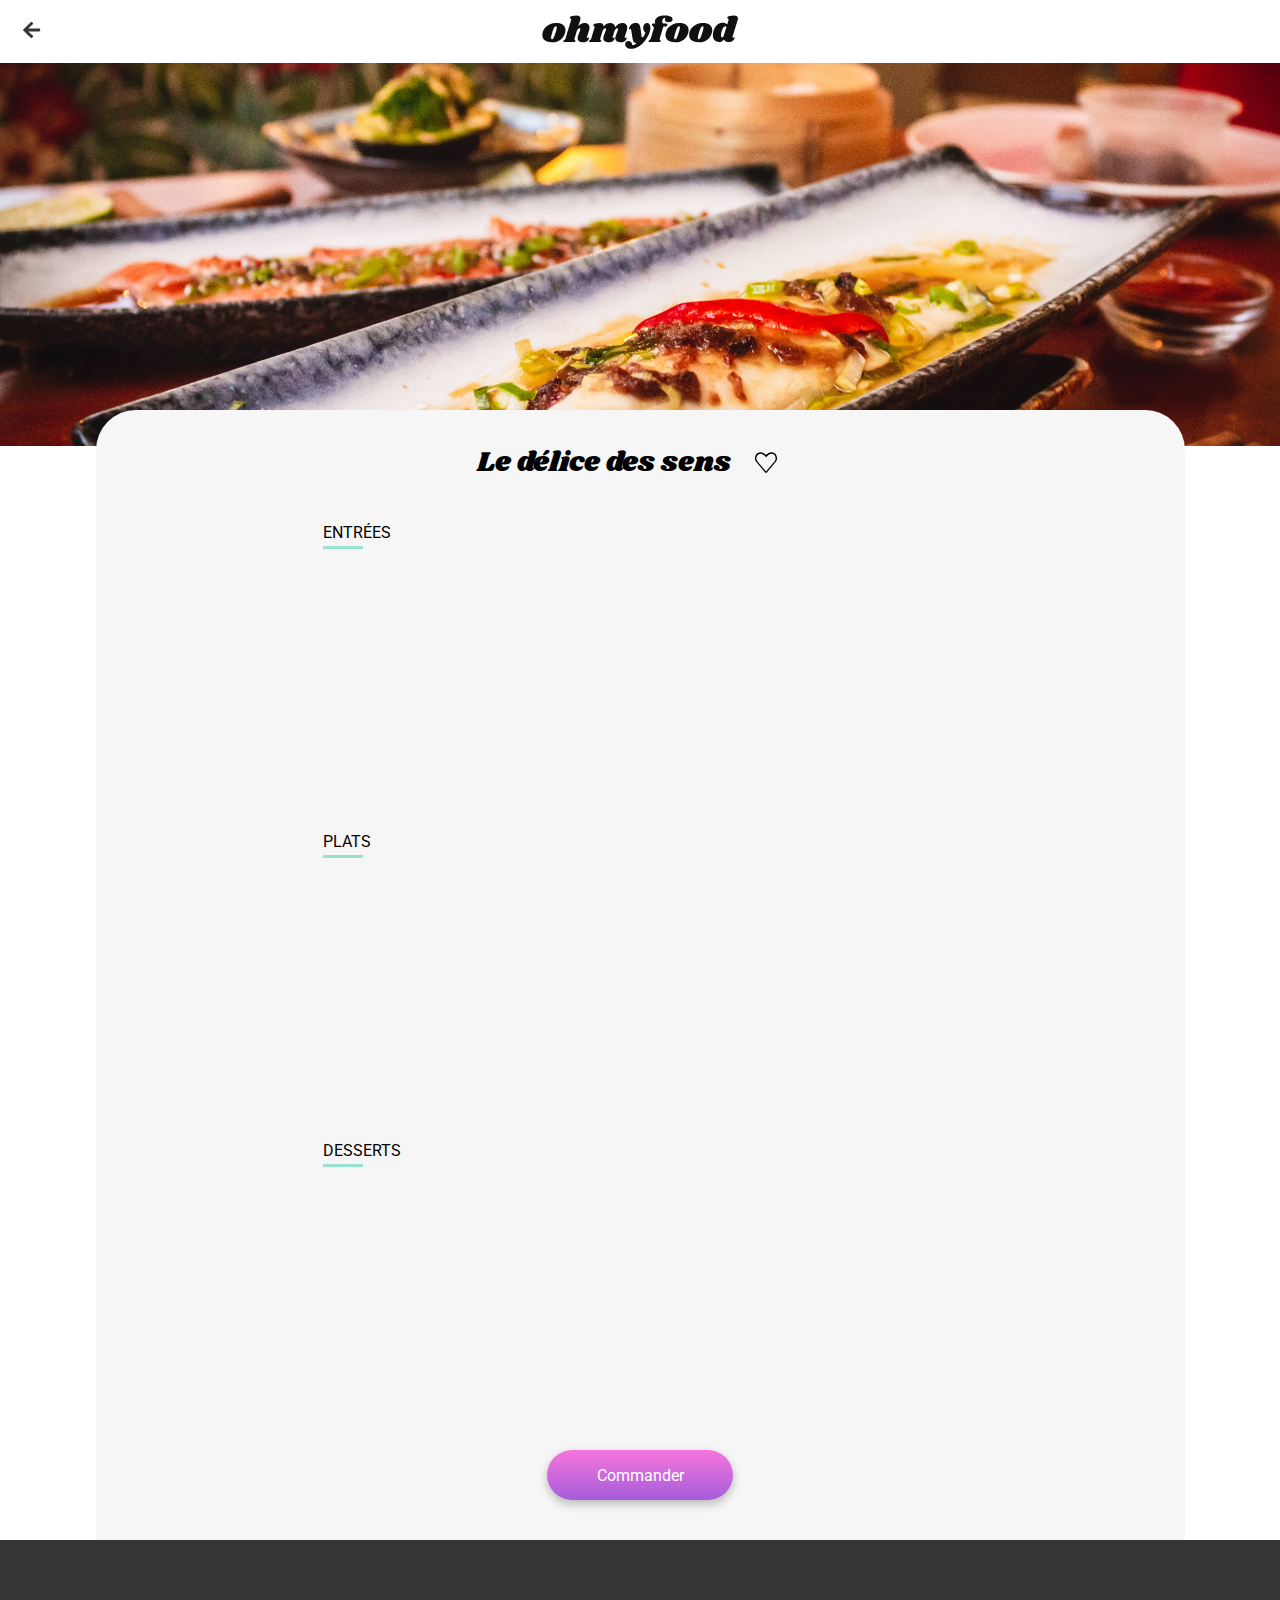
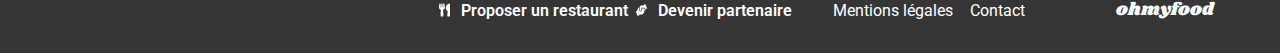
<file: assets/restaurants/Le_delice_des_sens.html>
<!DOCTYPE html>
<html lang="en">

<head>
    <meta charset="UTF-8">
    <meta name="viewport" content="width=device-width, initial-scale=1.0">
    <title>Ohmyfood!</title>
    <link rel="preconnect" href="https://fonts.googleapis.com">
    <link rel="preconnect" href="https://fonts.gstatic.com" crossorigin>
    <link href="https://fonts.googleapis.com/css2?family=Roboto&display=swap" rel="stylesheet">
    <link href="https://fonts.googleapis.com/css2?family=Shrikhand&display=swap" rel="stylesheet">
    <link rel="stylesheet" href="../css/index.css">
</head>

<body>
    <header class="header">
        <a href="../../index.html" class="GoBack__href">
            <img src="../images/GoBack.svg" alt="GoBack" class="GoBack__logo">
        </a>
        <img src="../images/logo/ohmyfood@2x.svg" alt="Logo" class="Logo">
    </header>
    <main>
        <img src="../images/restaurants/louis-hansel-shotsoflouis-qNBGVyOCY8Q-unsplash.jpg" alt="" class="Menu__img">
        <section class="Menu__div">
            <div class="Menu__topbar">
                <h1 class="Menu__title">Le délice des sens</h1>
                <div class="Like__btn"></div>
            </div>
            <div class="Meal__div">
                <h2 class="Meal__title">ENTRÉES</h2>
                <div class="Green__line"></div>
                <div class="Meal__info">
                    <div class="Meal__description">
                        <span class="Meal__name">Tartare de thon</span>
                        <span class="Meal__ingredient">Assaisonné au yuzu</span>
                    </div>
                    <span class="Meal__price">25€</span>
                    <div class="Check__div">
                        <img src="../images/Check.svg" alt="Check__logo" class="Check__logo">
                    </div>
                </div>
                <div class="Meal__info">
                    <div class="Meal__description">
                        <span class="Meal__name">Bouchée de homard croustillant</span>
                        <span class="Meal__ingredient">Et sa farandole de petits légumes</span>
                    </div>
                    <span class="Meal__price">35€</span>
                    <div class="Check__div">
                        <img src="../images/Check.svg" alt="Check__logo" class="Check__logo">
                    </div>
                </div>
                <div class="Meal__info">
                    <div class="Meal__description">
                        <span class="Meal__name">Poulet rôti aux herbes de Provence</span>
                        <span class="Meal__ingredient">Et sa crème de truffe</span>
                    </div>
                    <span class="Meal__price">40€</span>
                    <div class="Check__div">
                        <img src="../images/Check.svg" alt="Check__logo" class="Check__logo">
                    </div>
                </div>
            </div>
            <div class="Meal__div">
                <h2 class="Meal__title">PLATS</h2>
                <div class="Green__line"></div>
                <div class="Meal__info--2">
                    <div class="Meal__description">
                        <span class="Meal__name">Poulet rôti aux herbes de Provence</span>
                        <span class="Meal__ingredient">Et sa crème de truffe</span>
                    </div>
                    <span class="Meal__price">40€</span>
                    <div class="Check__div">
                        <img src="../images/Check.svg" alt="Check__logo" class="Check__logo">
                    </div>
                </div>
                <div class="Meal__info--2">
                    <div class="Meal__description">
                        <span class="Meal__name">Langouste rôtie</span>
                        <span class="Meal__ingredient">Et ses légumes de saison</span>
                    </div>
                    <span class="Meal__price">35€</span>
                    <div class="Check__div">
                        <img src="../images/Check.svg" alt="Check__logo" class="Check__logo">
                    </div>
                </div>
                <div class="Meal__info--2">
                    <div class="Meal__description">
                        <span class="Meal__name">Côte de bœuf Angus</span>
                        <span class="Meal__ingredient">Et sa purée de panais</span>
                    </div>
                    <span class="Meal__price">44€</span>
                    <div class="Check__div">
                        <img src="../images/Check.svg" alt="Check__logo" class="Check__logo">
                    </div>
                </div>
            </div>
            <div class="Meal__div">
                <h2 class="Meal__title">DESSERTS</h2>
                <div class="Green__line"></div>
                <div class="Meal__info--3">
                    <div class="Meal__description">
                        <span class="Meal__name">Farandole de desserts</span>
                        <span class="Meal__ingredient">Du chef</span>
                    </div>
                    <span class="Meal__price">18€</span>
                    <div class="Check__div">
                        <img src="../images/Check.svg" alt="Check__logo" class="Check__logo">
                    </div>
                </div>
                <div class="Meal__info--3">
                    <div class="Meal__description">
                        <span class="Meal__name">Crème brulée</span>
                        <span class="Meal__ingredient">Revisitée</span>
                    </div>
                    <span class="Meal__price">22€</span>
                    <div class="Check__div">
                        <img src="../images/Check.svg" alt="Check__logo" class="Check__logo">
                    </div>
                </div>
                <div class="Meal__info--3">
                    <div class="Meal__description">
                        <span class="Meal__name">Tiramisu</span>
                        <span class="Meal__ingredient">À la noisette</span>
                    </div>
                    <span class="Meal__price">23€</span>
                    <div class="Check__div">
                        <img src="../images/Check.svg" alt="Check__logo" class="Check__logo">
                    </div>
                </div>
            </div>
            <button class="order__btn">Commander</button>
        </section>
    </main>
    <footer class="footer">
        <h2 class="footer__logo">ohmyfood</h2>
        <div class="footer__info">
            <div class="footer__div">
                <img src="../images/Fork.svg" alt="" class="footer__div--logo">
                <span class="footer__text">Proposer un restaurant</span>
            </div>
            <div class="footer__div">
                <img src="../images/Shaking__hand.svg" alt="" class="footer__div--logo">
                <span class="footer__text">Devenir partenaire</span>
            </div>
            <span class="footer__text">Mentions légales</span>
            <span class="footer__text">Contact</span>
        </div>
    </footer>
</body>

</html>
</file>
<file: assets/css/index.css>
* {
  font-family: "roboto", sans-serif;
  margin: unset;
}

a {
  all: unset;
}

@keyframes fadeIn {
  to {
    opacity: 1;
  }
}
@keyframes rotate {
  0% {
    transform: rotate(0deg);
  }
  100% {
    transform: rotate(360deg);
  }
}
@keyframes loaderFadeIn {
  50% {
    opacity: 1;
  }
  100% {
    opacity: 0;
    display: none;
  }
}
.loader {
  display: flex;
  justify-content: center;
  align-items: center;
  position: fixed;
  top: 0;
  width: 100%;
  height: 100%;
  background-color: white;
  animation: loaderFadeIn 2s forwards;
}
.loader .circle {
  height: 100px;
  width: 100px;
  border-radius: 50%;
  border: 5px solid #9356dc;
  border-top: 5px solid transparent;
  animation: rotate 1s linear infinite;
}

.Like__btn {
  width: 25px;
  height: 22px;
  background-image: url(../images/Like.svg);
  background-repeat: no-repeat;
}

.header {
  display: flex;
  justify-content: center;
  align-items: center;
  height: 63px;
  box-shadow: 0 2px 4px rgba(0, 0, 0, 0.15);
}
.header .GoBack__href {
  position: absolute;
  left: 17px;
}

.Menu__img {
  position: relative;
  width: 100%;
  height: 275px;
  -o-object-fit: cover;
     object-fit: cover;
}
@media (min-width: 1055px) {
  .Menu__img {
    height: 383px;
  }
}

.Menu__div {
  display: flex;
  flex-direction: column;
  gap: 40px;
  position: relative;
  background-color: #f6f6f6;
  padding: 32px 17px 40px 17px;
  border-radius: 40px 40px 0 0;
  margin-top: -40px;
  margin-left: auto;
  margin-right: auto;
  max-width: 1055px;
}
.Menu__div .Menu__topbar {
  display: flex;
  justify-content: space-between;
  align-items: center;
}
@media (min-width: 387px) {
  .Menu__div .Menu__topbar {
    justify-content: center;
    gap: 24px;
  }
}
.Menu__div .Menu__topbar .Menu__title {
  font-family: "Shrikhand";
  font-size: 28px;
  font-weight: 400;
}
.Menu__div .Menu__topbar .Like__btn {
  margin-right: 24px;
}
.Menu__div .Menu__topbar .Like__btn:hover {
  background-image: url(../images/Like-activated.svg);
}
.Menu__div .Meal__div {
  display: flex;
  flex-direction: column;
  gap: 12px;
  width: 100%;
  max-width: 634px;
  margin-left: auto;
  margin-right: auto;
}
.Menu__div .Meal__div .Meal__title {
  font-size: 16px;
  font-weight: 400;
  margin-bottom: -8px;
}
.Menu__div .Meal__div .Green__line {
  width: 40px;
  height: 3px;
  background-color: #99e2d0;
}
.Menu__div .Meal__div .Meal__info {
  animation: fadeIn 1s ease forwards;
}
.Menu__div .Meal__div .Meal__info--2 {
  animation: fadeIn 1s ease 0.3s forwards;
}
.Menu__div .Meal__div .Meal__info--3 {
  animation: fadeIn 1s ease 0.6s forwards;
}
.Menu__div .Meal__div .Meal__info, .Menu__div .Meal__div .Meal__info--2, .Menu__div .Meal__div .Meal__info--3 {
  opacity: 0;
  display: flex;
  align-items: end;
  padding: 13.5px 0 13.5px 15px;
  height: 42px;
  background-color: white;
  border-radius: 15px;
  box-shadow: 0 4px 15px rgba(0, 0, 0, 0.1);
  overflow: hidden;
}
.Menu__div .Meal__div .Meal__info:hover .Check__div, .Menu__div .Meal__div .Meal__info--2:hover .Check__div, .Menu__div .Meal__div .Meal__info--3:hover .Check__div {
  margin-right: 0;
}
.Menu__div .Meal__div .Meal__info:hover .Check__div .Check__logo, .Menu__div .Meal__div .Meal__info--2:hover .Check__div .Check__logo, .Menu__div .Meal__div .Meal__info--3:hover .Check__div .Check__logo {
  display: initial;
}
.Menu__div .Meal__div .Meal__info .Meal__description, .Menu__div .Meal__div .Meal__info--2 .Meal__description, .Menu__div .Meal__div .Meal__info--3 .Meal__description {
  display: flex;
  justify-content: space-between;
  flex-direction: column;
  margin-right: auto;
  gap: 2px;
  overflow: hidden;
}
.Menu__div .Meal__div .Meal__info .Meal__description .Meal__name, .Menu__div .Meal__div .Meal__info--2 .Meal__description .Meal__name, .Menu__div .Meal__div .Meal__info--3 .Meal__description .Meal__name {
  font-size: 18px;
  font-weight: 600;
  white-space: nowrap;
  overflow: hidden;
  text-overflow: ellipsis;
}
.Menu__div .Meal__div .Meal__info .Meal__description .Meal__ingredient, .Menu__div .Meal__div .Meal__info--2 .Meal__description .Meal__ingredient, .Menu__div .Meal__div .Meal__info--3 .Meal__description .Meal__ingredient {
  font-size: 15px;
  font-weight: 400;
  white-space: nowrap;
  overflow: hidden;
  text-overflow: ellipsis;
}
.Menu__div .Meal__div .Meal__info .Meal__price, .Menu__div .Meal__div .Meal__info--2 .Meal__price, .Menu__div .Meal__div .Meal__info--3 .Meal__price {
  font-size: 15px;
  font-weight: 600;
  margin-right: 15px;
  margin-left: 5px;
  justify-self: end;
}
.Menu__div .Meal__div .Meal__info .Check__div, .Menu__div .Meal__div .Meal__info--2 .Check__div, .Menu__div .Meal__div .Meal__info--3 .Check__div {
  position: relative;
  display: flex;
  justify-content: center;
  align-items: center;
  align-self: center;
  height: 69px;
  width: 59px;
  margin-right: -59px;
  background-color: #99e2d0;
  transition: all ease-out 250ms;
}
.Menu__div .order__btn {
  all: unset;
  align-self: center;
  border-radius: 25px;
  height: 50px;
  width: 186px;
  background: linear-gradient(#ff79da -11.44%, #9356dc 123.93%);
  box-shadow: 0px 4px 10px 0px rgba(0, 0, 0, 0.25);
  text-align: center;
  color: white;
  position: relative;
  cursor: pointer;
  transition: all ease-out 300ms;
}
.Menu__div .order__btn::before {
  position: absolute;
  top: 0;
  left: 0;
  width: 100%;
  height: 100%;
  content: "";
  z-index: 0;
  transition: all ease-out 300ms;
  background: linear-gradient(0deg, rgba(255, 255, 255, 0.15) 0%, rgba(255, 255, 255, 0.15) 100%);
  opacity: 0;
}
.Menu__div .order__btn:hover::before {
  opacity: 1;
  transition: all ease-out 300ms;
}
.Menu__div .order__btn:hover {
  box-shadow: 0px 4px 15px 0px rgba(0, 0, 0, 0.35);
  transition: all ease-out 300ms;
}

.Location__div {
  display: flex;
  justify-content: center;
  align-items: center;
  height: 50px;
  background-color: #eaeaea;
  gap: 17px;
}
.Location__div .Location__text {
  font-size: 16px;
}

.introduction__div {
  display: flex;
  flex-direction: column;
  justify-content: center;
  align-items: center;
  height: 287px;
  gap: 30px;
  background-color: #f6f6f6;
  text-align: center;
}
.introduction__div .introduction__title {
  font-weight: bold;
  font-size: 24px;
}
@media (min-width: 745px) {
  .introduction__div .introduction__title {
    font-size: 40px;
  }
}
.introduction__div .introduction__description {
  font-weight: 300;
  font-size: 18px;
}
.introduction__div .introduction__button {
  all: unset;
  height: 50px;
  width: 218px;
  border-radius: 50px;
  background: linear-gradient(#ff79da -11.44%, #9356dc 123.93%);
  box-shadow: 0px 4px 10px 0px rgba(0, 0, 0, 0.25);
  text-align: center;
  color: white;
  position: relative;
  cursor: pointer;
  transition: all ease-out 300ms;
}
.introduction__div .introduction__button::before {
  position: absolute;
  top: 0;
  left: 0;
  width: 100%;
  height: 100%;
  content: "";
  z-index: 0;
  transition: all ease-out 300ms;
  background: linear-gradient(0deg, rgba(255, 255, 255, 0.15) 0%, rgba(255, 255, 255, 0.15) 100%);
  opacity: 0;
}
.introduction__div .introduction__button:hover::before {
  opacity: 1;
  transition: all ease-out 300ms;
}
.introduction__div .introduction__button:hover {
  box-shadow: 0px 4px 15px 0px rgba(0, 0, 0, 0.35);
  transition: all ease-out 300ms;
}

.functioning__div {
  margin-left: auto;
  margin-right: auto;
  padding: 48px 20px;
}
@media (max-width: 387px) {
  .functioning__div {
    width: calc(100% - 40px);
  }
}
@media (max-width: 745px) and (min-width: 387px) {
  .functioning__div {
    width: 347px;
  }
}
@media (min-width: 746px) and (max-width: 1129px) {
  .functioning__div {
    width: 706px;
  }
}
@media (min-width: 1130px) {
  .functioning__div {
    width: 1089px;
  }
}
.functioning__div .functioning__title {
  width: -moz-fit-content;
  width: fit-content;
  margin-bottom: 26px;
}
.functioning__div .functioning__section {
  display: flex;
  justify-content: center;
  flex-flow: row wrap;
  gap: 24px;
  padding-left: 12px;
}
@media (min-width: 1130px) {
  .functioning__div .functioning__section {
    gap: 36px;
  }
}
.functioning__div .functioning__section .functioning__bar {
  display: flex;
  background-color: #f6f6f6;
  border-radius: 20px;
  box-shadow: 0 4px 15px rgba(0, 0, 0, 0.15);
  height: 72px;
  width: 100%;
  max-width: 335px;
}
.functioning__div .functioning__section .functioning__bar .functioning__content {
  display: flex;
  align-items: center;
  gap: 23px;
  position: relative;
  left: -12px;
}
.functioning__div .functioning__section .functioning__bar .functioning__content .functioning__circle {
  display: flex;
  justify-content: center;
  align-items: center;
  background-color: #9356dc;
  height: 24px;
  width: 24px;
  border-radius: 50%;
}
.functioning__div .functioning__section .functioning__bar .functioning__content .functioning__circle .functioning__number {
  font-size: 14px;
  color: white;
  font-weight: 400;
}
.functioning__div .functioning__section .functioning__bar .functioning__content .functioning__description {
  font-size: 16px;
  font-weight: 600;
}

.restaurants__div {
  background-color: #eaeaea;
  padding: 54px 20px;
  margin-left: auto;
  margin-right: auto;
}
.restaurants__div--new {
  display: flex;
  justify-content: center;
  align-items: center;
  position: absolute;
  margin-top: 15px;
  right: 20px;
  background-color: #99e2d0;
  width: 80px;
  height: 29px;
  border-radius: 2px;
}
.restaurants__div--new .restaurants__title--new {
  color: #008766;
  font-size: 14px;
}
.restaurants__div .restaurants__title,
.restaurants__div .restaurants__section {
  margin-left: auto;
  margin-right: auto;
}
@media (max-width: 530px) {
  .restaurants__div .restaurants__title,
  .restaurants__div .restaurants__section {
    width: 100%;
  }
}
@media (max-width: 1119px) and (min-width: 530px) {
  .restaurants__div .restaurants__title,
  .restaurants__div .restaurants__section {
    width: 490px;
  }
}
@media (min-width: 1119px) {
  .restaurants__div .restaurants__title,
  .restaurants__div .restaurants__section {
    width: 1080px;
  }
}
.restaurants__div .restaurants__title {
  margin-bottom: 25px;
}
.restaurants__div .restaurants__section {
  display: flex;
  flex-flow: row wrap;
  gap: 18px;
}
@media (min-width: 1120px) {
  .restaurants__div .restaurants__section {
    gap: 50px 100px;
  }
}
.restaurants__div .restaurants__section a,
.restaurants__div .restaurants__section .restaurants__card {
  width: 100%;
  max-width: 490px;
}
.restaurants__div .restaurants__section .restaurants__card {
  position: relative;
  display: flex;
  flex-direction: column;
  border-radius: 15px;
  background-color: white;
  height: 250px;
  cursor: pointer;
}
.restaurants__div .restaurants__section .restaurants__card .restaurants__img {
  width: 100%;
  height: 70%;
  -o-object-fit: cover;
     object-fit: cover;
  border-radius: 15px 15px 0 0;
}
.restaurants__div .restaurants__section .restaurants__card--info {
  display: flex;
  flex-direction: column;
  gap: 5px;
  margin-left: 13px;
}
.restaurants__div .restaurants__section .restaurants__card--title {
  font-size: 18px;
  font-weight: 600;
}
.restaurants__div .restaurants__section .restaurants__card--location {
  font-size: 17px;
  font-weight: 400;
}
.restaurants__div .restaurants__section .restaurants__card--bottom {
  display: flex;
  justify-content: space-between;
  align-items: center;
  width: 100%;
  height: 100%;
}
.restaurants__div .restaurants__section .restaurants__card--bottom .Like__btn {
  margin-right: 33px;
}
.restaurants__div .restaurants__section .restaurants__card--bottom .Like__btn:hover {
  background-image: url(../images/Like-activated.svg);
}

.footer {
  display: flex;
  flex-direction: column;
  gap: 16px;
  background-color: #353535;
  padding: 22px 25px 22px 25px;
  color: white;
}
@media (min-width: 864px) {
  .footer {
    flex-direction: row-reverse;
    padding: 57px 25px 30px 25px;
  }
}
.footer .footer__logo {
  font-family: "Shrikhand";
  font-size: 18px;
  font-weight: 400;
  width: 139px;
}
.footer .footer__info {
  display: flex;
  flex-direction: column;
  gap: 7px;
}
@media (min-width: 864px) {
  .footer .footer__info {
    flex-direction: row;
  }
  .footer .footer__info .footer__text {
    display: flex;
    align-items: center;
  }
}
.footer .footer__info .footer__text {
  font-size: 16px;
  font-weight: 400;
  width: 130px;
}
.footer .footer__info .footer__div {
  display: flex;
  gap: 11px;
}
.footer .footer__info .footer__div--logo {
  width: 11px;
}
.footer .footer__info .footer__div .footer__text {
  width: 168px;
  font-weight: 600;
}/*# sourceMappingURL=index.css.map */
</file>
